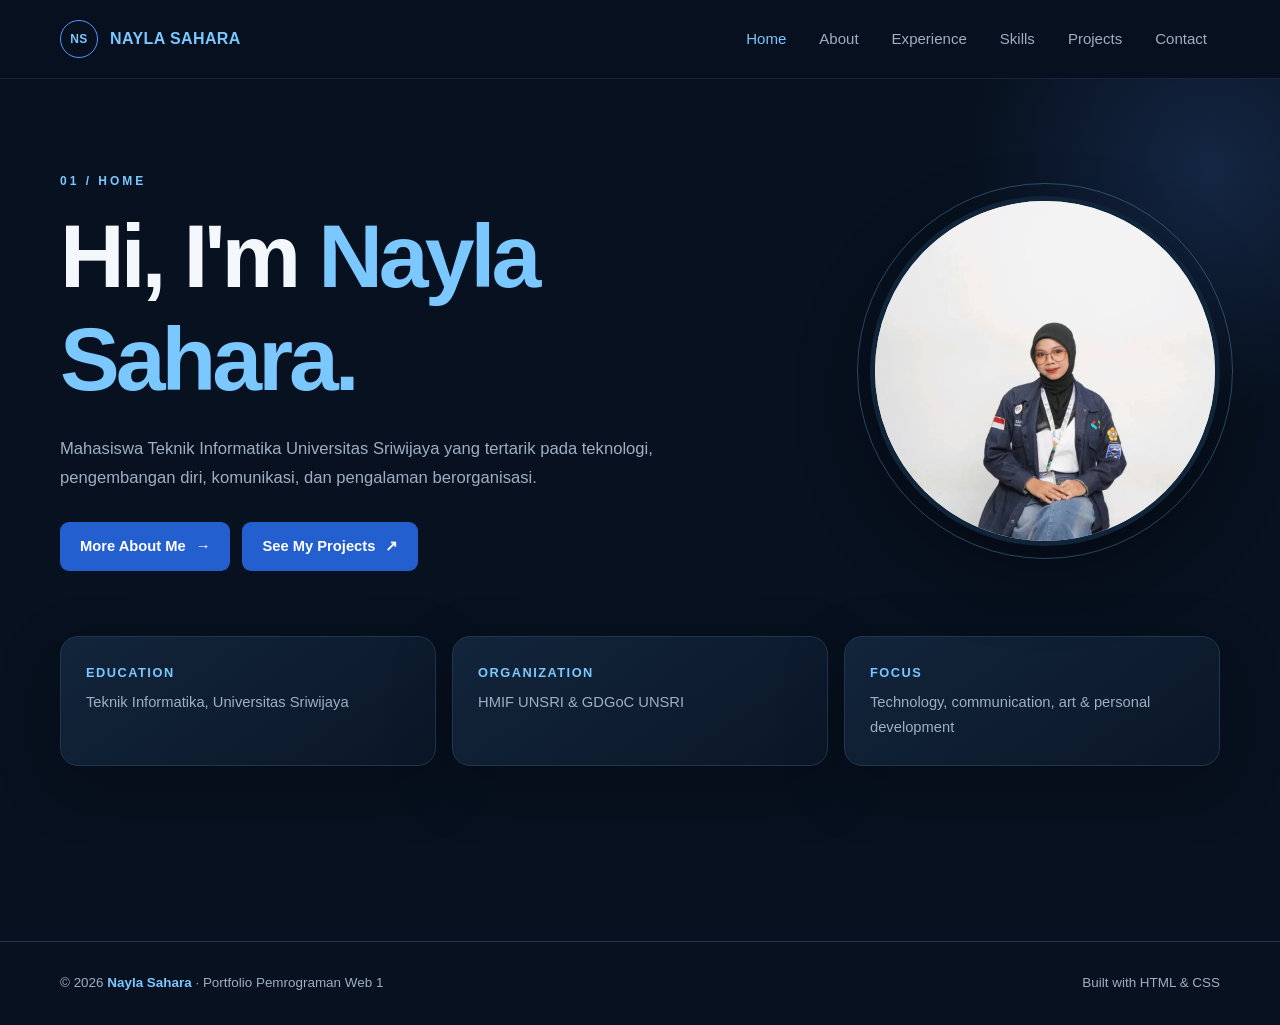
<file: index.html>
<!DOCTYPE html>
<html lang="id">
<head>
    <meta charset="UTF-8">
    <meta name="viewport" content="width=device-width, initial-scale=1.0">
    <title>Nayla Sahara | Mahasiswa Teknik Informatika</title>
    <link rel="stylesheet" href="style.css">
</head>
<body>
<header class="header">
    <nav class="navbar" aria-label="Navigasi utama">
        <a href="index.html" class="brand">
            <span class="brand-mark">NS</span>
            <span>NAYLA <span>SAHARA</span></span>
        </a>
        <ul class="nav-menu">
            <li><a class="active" href="index.html">Home</a></li>
            <li><a href="about.html">About</a></li>
            <li><a href="about.html#experience">Experience</a></li>
            <li><a href="about.html#skills">Skills</a></li>
            <li><a href="project.html">Projects</a></li>
            <li><a href="contact.html">Contact</a></li>
        </ul>
    </nav>
</header>

<main class="page">
    <section id="hero">
        <div class="container hero-grid">
            <div>
                <p class="section-label">01 / HOME</p>
                <h1 class="hero-title">Hi, I'm <span>Nayla Sahara.</span></h1>
                <p class="hero-text">
                    Mahasiswa Teknik Informatika Universitas Sriwijaya yang tertarik pada teknologi,
                    pengembangan diri, komunikasi, dan pengalaman berorganisasi.
                </p>
                <div class="hero-actions">
                    <a class="btn" href="about.html">More About Me <span>→</span></a>
                    <a class="btn" href="project.html">See My Projects <span>↗</span></a>
                </div>
            </div>

            <div class="profile-wrap" aria-label="Foto profil Nayla Sahara">
                <div class="profile-ring"></div>
                <div class="profile-photo">
                    <img src="img/profile-hd.jpg" alt="Foto profil Nayla Sahara">
                </div>
            </div>
        </div>

        <div class="container quick-grid">
            <div class="card quick-card">
                <strong>Education</strong>
                <p>Teknik Informatika, Universitas Sriwijaya</p>
            </div>
            <div class="card quick-card">
                <strong>Organization</strong>
                <p>HMIF UNSRI &amp; GDGoC UNSRI</p>
            </div>
            <div class="card quick-card">
                <strong>Focus</strong>
                <p>Technology, communication, art &amp; personal development</p>
            </div>
        </div>
    </section>
</main>

<footer class="footer">
    <div class="container footer-inner">
        <p>© 2026 <strong>Nayla Sahara</strong> · Portfolio Pemrograman Web 1</p>
        <p>Built with HTML &amp; CSS</p>
    </div>
</footer>
</body>
</html>
</file>
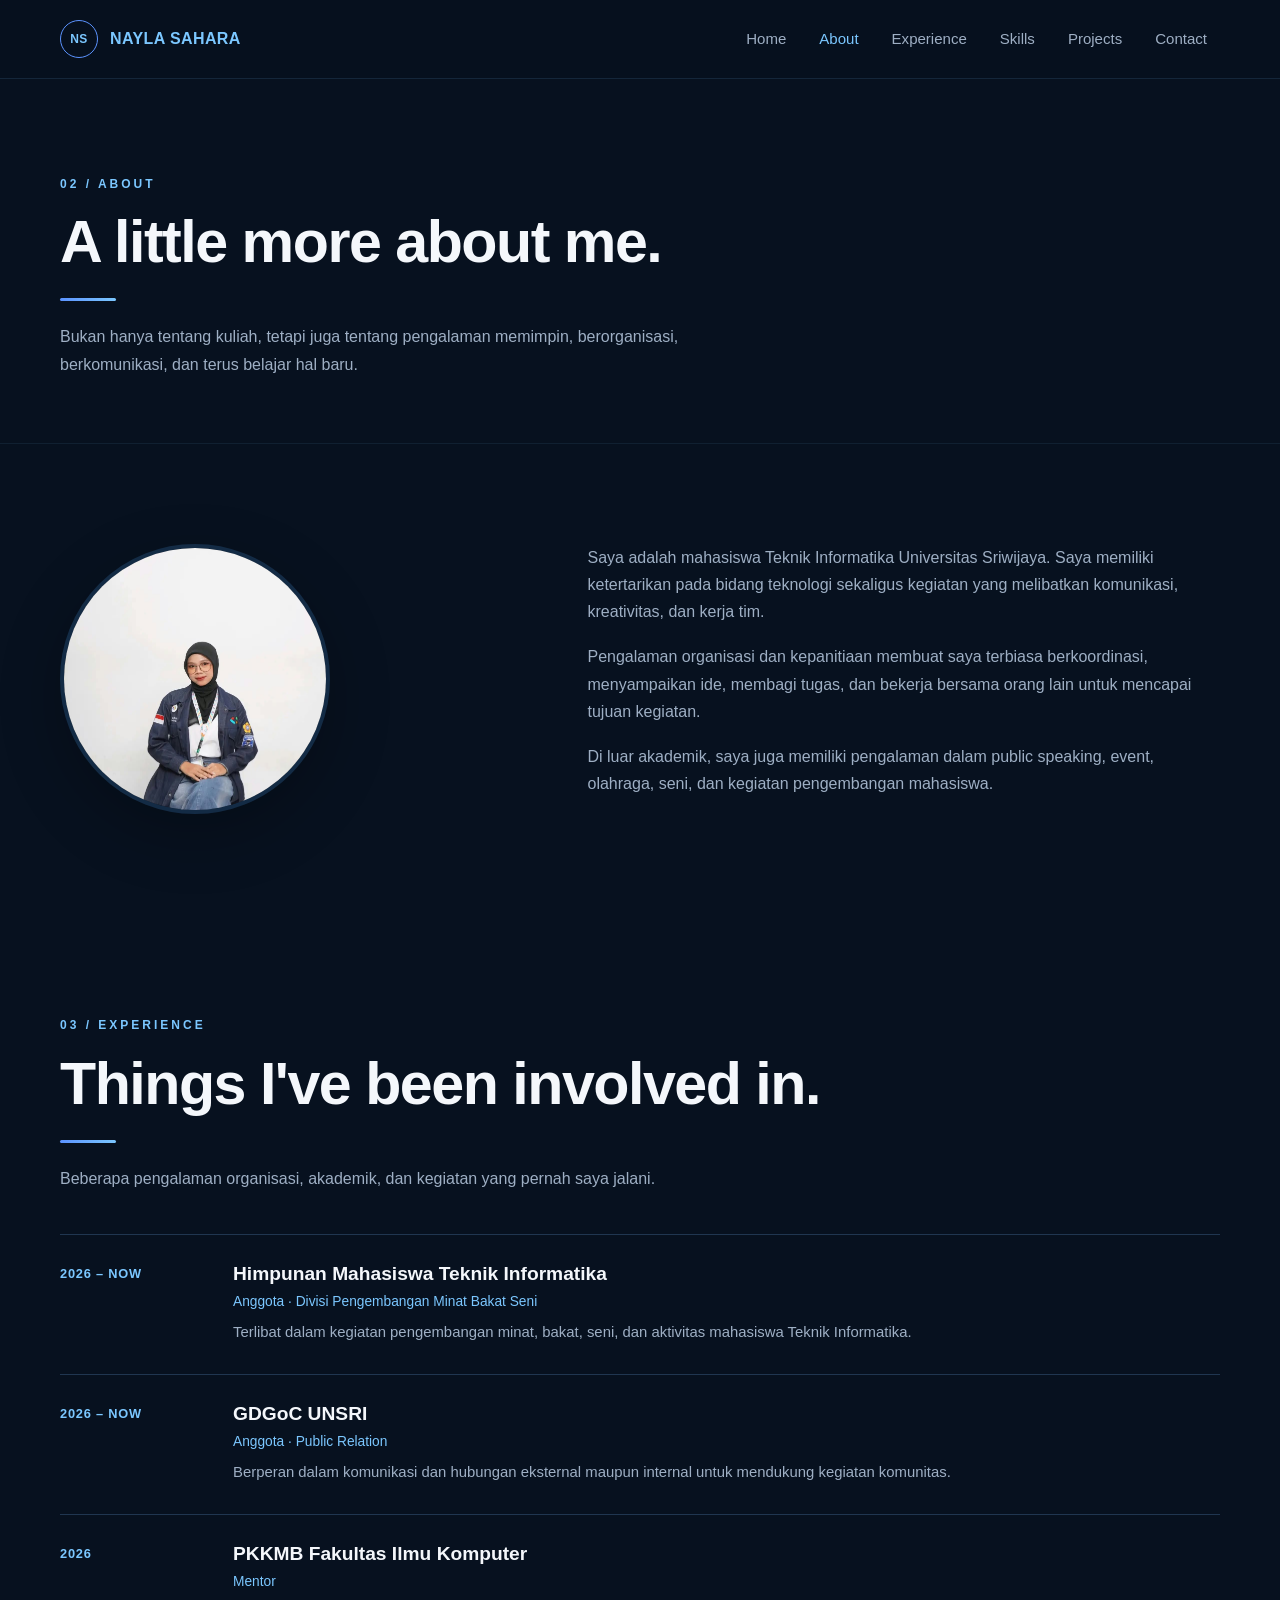
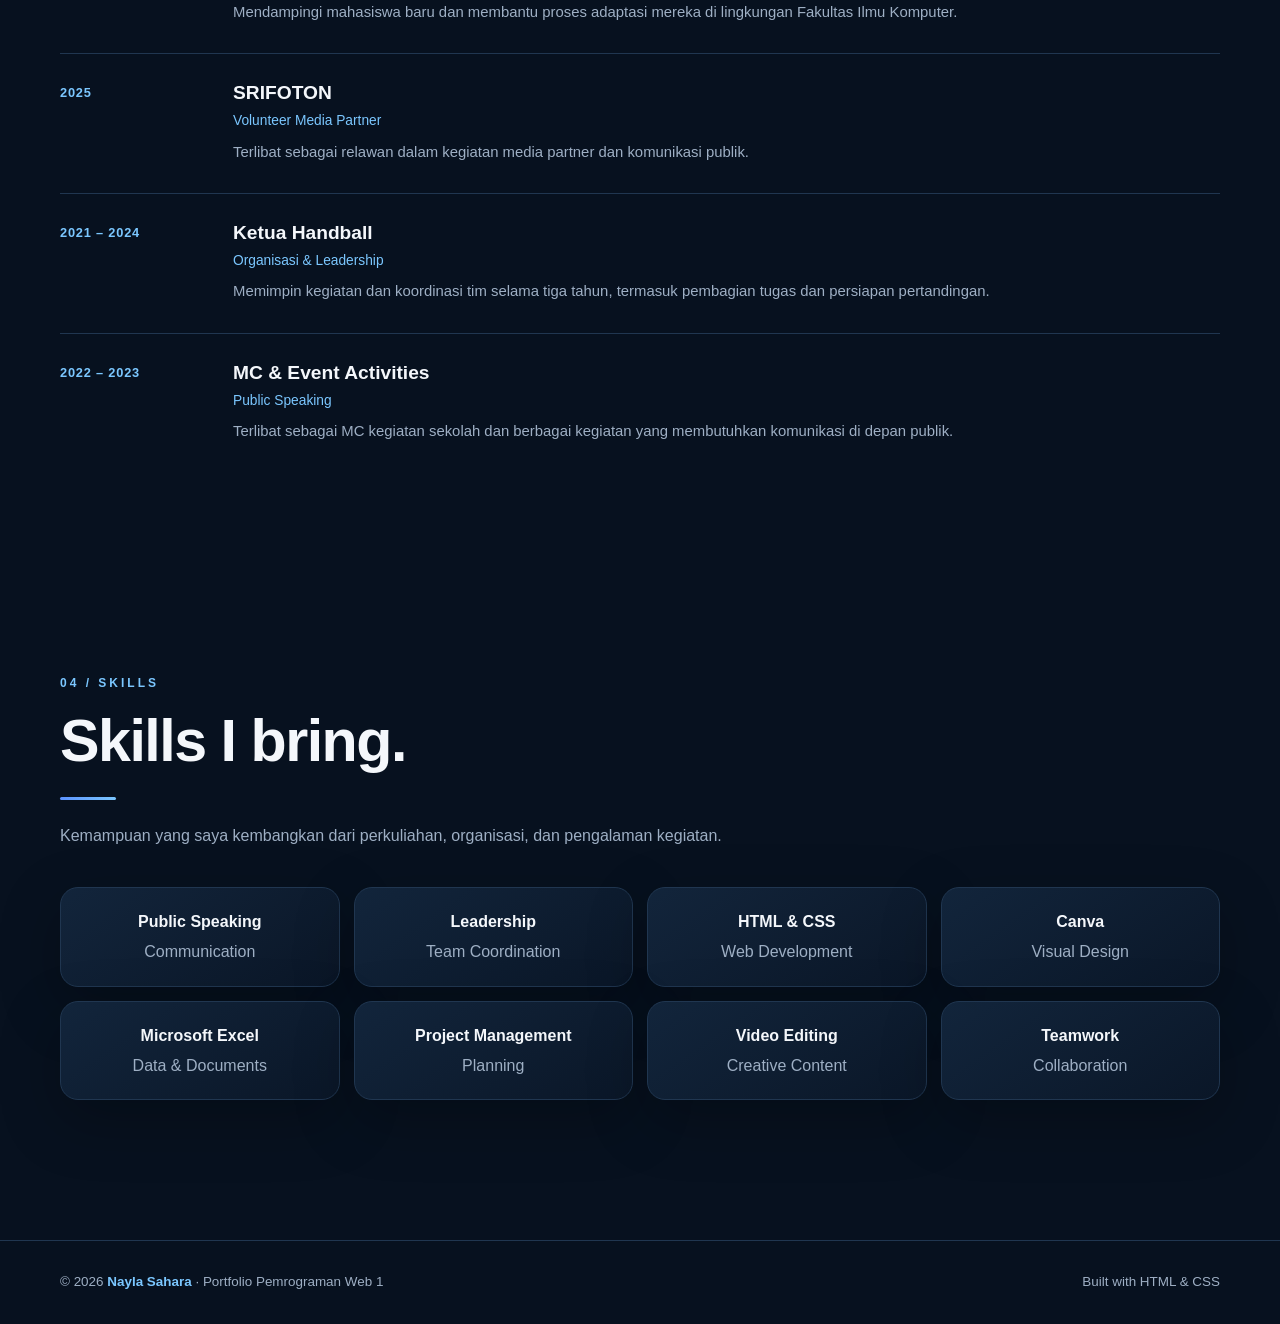
<file: about.html>
<!DOCTYPE html>
<html lang="id">
<head>
    <meta charset="UTF-8">
    <meta name="viewport" content="width=device-width, initial-scale=1.0">
    <title>About | Nayla Sahara</title>
    <link rel="stylesheet" href="style.css">
</head>
<body>
<header class="header">
    <nav class="navbar" aria-label="Navigasi utama">
        <a href="index.html" class="brand">
            <span class="brand-mark">NS</span>
            <span>NAYLA <span>SAHARA</span></span>
        </a>
        <ul class="nav-menu">
            <li><a href="index.html">Home</a></li>
            <li><a class="active" href="about.html">About</a></li>
            <li><a href="#experience">Experience</a></li>
            <li><a href="#skills">Skills</a></li>
            <li><a href="project.html">Projects</a></li>
            <li><a href="contact.html">Contact</a></li>
        </ul>
    </nav>
</header>

<main class="page">
    <section class="page-head">
        <div class="container">
            <p class="section-label">02 / ABOUT</p>
            <h1 class="section-title">A little more about me.</h1>
            <p class="section-intro">
                Bukan hanya tentang kuliah, tetapi juga tentang pengalaman memimpin, berorganisasi,
                berkomunikasi, dan terus belajar hal baru.
            </p>
        </div>
    </section>

    <section class="section">
        <div class="container about-grid">
            <div>
                <div class="about-photo">
                    <img src="img/profile-hd.jpg" alt="Foto profil Nayla Sahara dalam bentuk lingkaran">
                </div>
            </div>
            <div class="about-copy">
                <p>
                    Saya adalah mahasiswa Teknik Informatika Universitas Sriwijaya. Saya memiliki ketertarikan
                    pada bidang teknologi sekaligus kegiatan yang melibatkan komunikasi, kreativitas, dan kerja tim.
                </p>
                <p>
                    Pengalaman organisasi dan kepanitiaan membuat saya terbiasa berkoordinasi, menyampaikan ide,
                    membagi tugas, dan bekerja bersama orang lain untuk mencapai tujuan kegiatan.
                </p>
                <p>
                    Di luar akademik, saya juga memiliki pengalaman dalam public speaking, event, olahraga, seni,
                    dan kegiatan pengembangan mahasiswa.
                </p>
            </div>
        </div>
    </section>

    <section class="section" id="experience">
        <div class="container">
            <p class="section-label">03 / EXPERIENCE</p>
            <h2 class="section-title">Things I've been involved in.</h2>
            <p class="section-intro">Beberapa pengalaman organisasi, akademik, dan kegiatan yang pernah saya jalani.</p>

            <div class="experience-list">
                <article class="experience-item">
                    <div class="experience-year">2026 – NOW</div>
                    <div>
                        <h3>Himpunan Mahasiswa Teknik Informatika</h3>
                        <p class="role">Anggota · Divisi Pengembangan Minat Bakat Seni</p>
                        <p>Terlibat dalam kegiatan pengembangan minat, bakat, seni, dan aktivitas mahasiswa Teknik Informatika.</p>
                    </div>
                </article>

                <article class="experience-item">
                    <div class="experience-year">2026 – NOW</div>
                    <div>
                        <h3>GDGoC UNSRI</h3>
                        <p class="role">Anggota · Public Relation</p>
                        <p>Berperan dalam komunikasi dan hubungan eksternal maupun internal untuk mendukung kegiatan komunitas.</p>
                    </div>
                </article>

                <article class="experience-item">
                    <div class="experience-year">2026</div>
                    <div>
                        <h3>PKKMB Fakultas Ilmu Komputer</h3>
                        <p class="role">Mentor</p>
                        <p>Mendampingi mahasiswa baru dan membantu proses adaptasi mereka di lingkungan Fakultas Ilmu Komputer.</p>
                    </div>
                </article>

                <article class="experience-item">
                    <div class="experience-year">2025</div>
                    <div>
                        <h3>SRIFOTON</h3>
                        <p class="role">Volunteer Media Partner</p>
                        <p>Terlibat sebagai relawan dalam kegiatan media partner dan komunikasi publik.</p>
                    </div>
                </article>

                <article class="experience-item">
                    <div class="experience-year">2021 – 2024</div>
                    <div>
                        <h3>Ketua Handball</h3>
                        <p class="role">Organisasi &amp; Leadership</p>
                        <p>Memimpin kegiatan dan koordinasi tim selama tiga tahun, termasuk pembagian tugas dan persiapan pertandingan.</p>
                    </div>
                </article>

                <article class="experience-item">
                    <div class="experience-year">2022 – 2023</div>
                    <div>
                        <h3>MC &amp; Event Activities</h3>
                        <p class="role">Public Speaking</p>
                        <p>Terlibat sebagai MC kegiatan sekolah dan berbagai kegiatan yang membutuhkan komunikasi di depan publik.</p>
                    </div>
                </article>
            </div>
        </div>
    </section>

    <section class="section" id="skills">
        <div class="container">
            <p class="section-label">04 / SKILLS</p>
            <h2 class="section-title">Skills I bring.</h2>
            <p class="section-intro">Kemampuan yang saya kembangkan dari perkuliahan, organisasi, dan pengalaman kegiatan.</p>

            <div class="skills-grid">
                <div class="card skill"><strong>Public Speaking</strong><span>Communication</span></div>
                <div class="card skill"><strong>Leadership</strong><span>Team Coordination</span></div>
                <div class="card skill"><strong>HTML &amp; CSS</strong><span>Web Development</span></div>
                <div class="card skill"><strong>Canva</strong><span>Visual Design</span></div>
                <div class="card skill"><strong>Microsoft Excel</strong><span>Data &amp; Documents</span></div>
                <div class="card skill"><strong>Project Management</strong><span>Planning</span></div>
                <div class="card skill"><strong>Video Editing</strong><span>Creative Content</span></div>
                <div class="card skill"><strong>Teamwork</strong><span>Collaboration</span></div>
            </div>
        </div>
    </section>
</main>

<footer class="footer">
    <div class="container footer-inner">
        <p>© 2026 <strong>Nayla Sahara</strong> · Portfolio Pemrograman Web 1</p>
        <p>Built with HTML &amp; CSS</p>
    </div>
</footer>
</body>
</html>
</file>
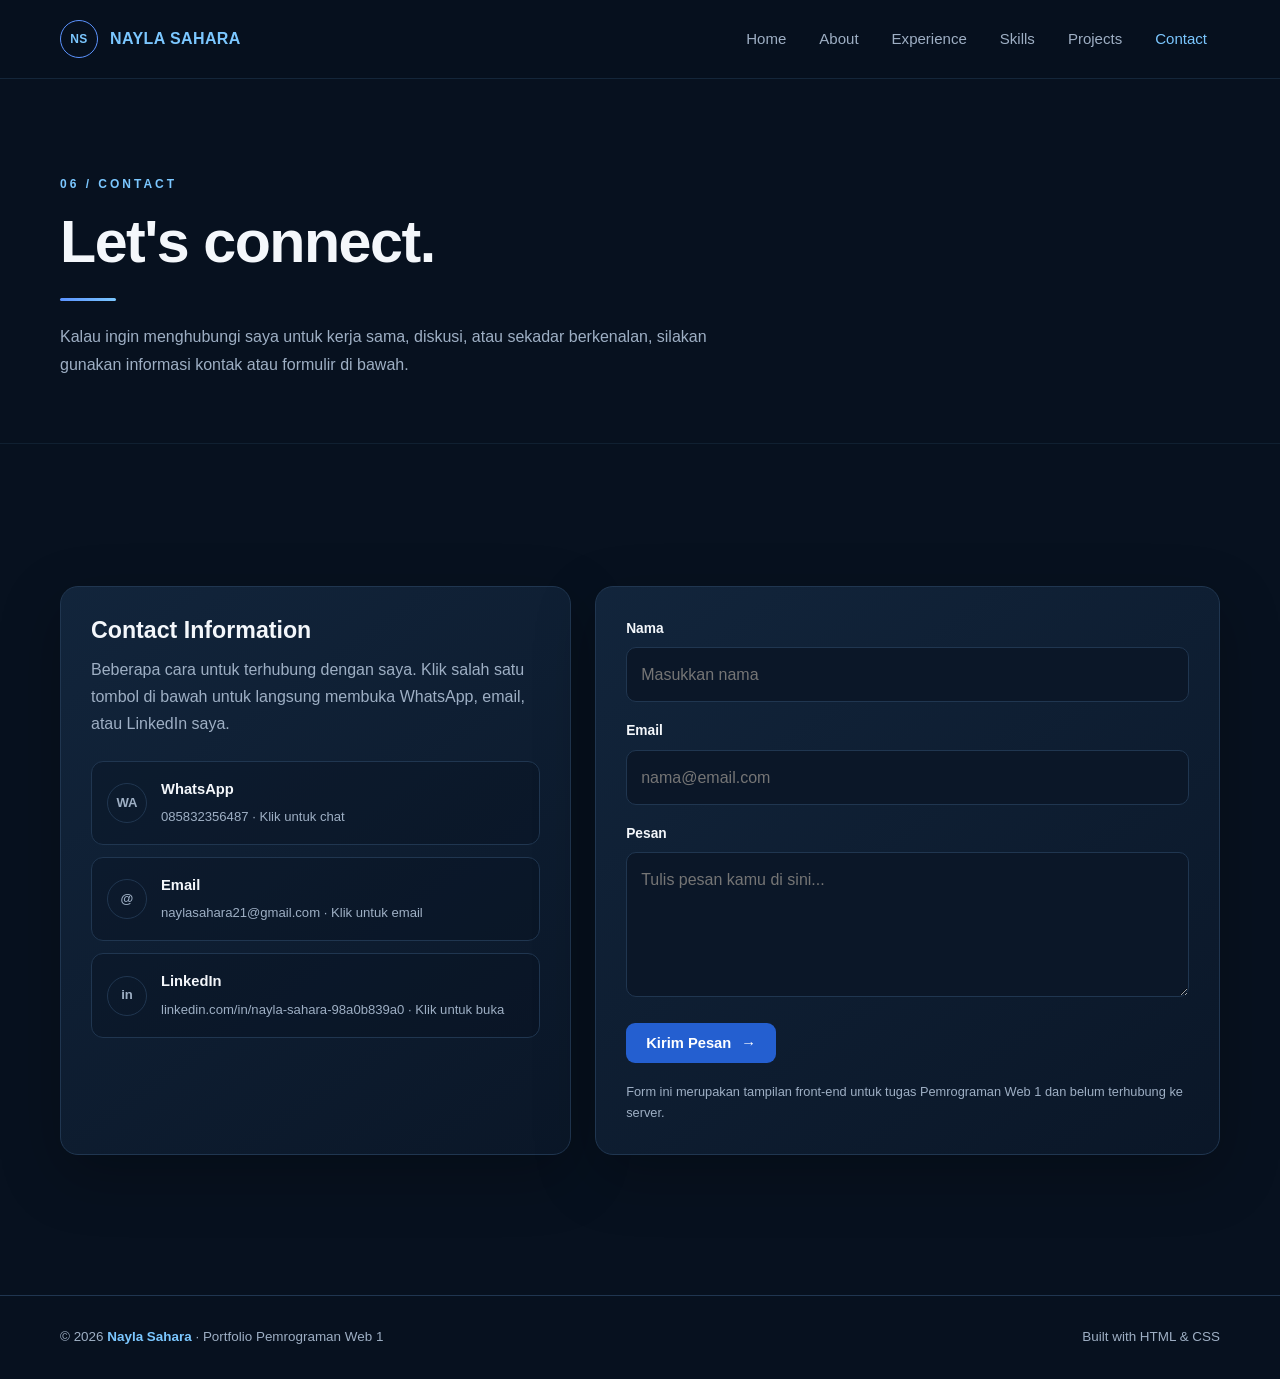
<file: contact.html>
<!DOCTYPE html>
<html lang="id">
<head>
    <meta charset="UTF-8">
    <meta name="viewport" content="width=device-width, initial-scale=1.0">
    <title>Contact | Nayla Sahara</title>
    <link rel="stylesheet" href="style.css">
</head>
<body>
<header class="header">
    <nav class="navbar" aria-label="Navigasi utama">
        <a href="index.html" class="brand">
            <span class="brand-mark">NS</span>
            <span>NAYLA <span>SAHARA</span></span>
        </a>
        <ul class="nav-menu">
            <li><a href="index.html">Home</a></li>
            <li><a href="about.html">About</a></li>
            <li><a href="about.html#experience">Experience</a></li>
            <li><a href="about.html#skills">Skills</a></li>
            <li><a href="project.html">Projects</a></li>
            <li><a class="active" href="contact.html">Contact</a></li>
        </ul>
    </nav>
</header>

<main class="page">
    <section class="page-head">
        <div class="container">
            <p class="section-label">06 / CONTACT</p>
            <h1 class="section-title">Let's connect.</h1>
            <p class="section-intro">
                Kalau ingin menghubungi saya untuk kerja sama, diskusi, atau sekadar berkenalan,
                silakan gunakan informasi kontak atau formulir di bawah.
            </p>
        </div>
    </section>

    <section class="section">
        <div class="container contact-grid">
            <div class="card contact-info">
                <h3>Contact Information</h3>
                <p>Beberapa cara untuk terhubung dengan saya. Klik salah satu tombol di bawah untuk langsung membuka WhatsApp, email, atau LinkedIn saya.</p>

                <div class="contact-list">
                    <a class="contact-item contact-link" href="https://wa.me/6285832356487" target="_blank" rel="noopener noreferrer" aria-label="Hubungi Nayla Sahara melalui WhatsApp">
                        <span class="contact-icon">WA</span>
                        <div><strong>WhatsApp</strong><span>085832356487 · Klik untuk chat</span></div>
                    </a>
                    <a class="contact-item contact-link" href="mailto:naylasahara21@gmail.com" aria-label="Kirim email ke Nayla Sahara">
                        <span class="contact-icon">@</span>
                        <div><strong>Email</strong><span>naylasahara21@gmail.com · Klik untuk email</span></div>
                    </a>
                    <a class="contact-item contact-link" href="https://www.linkedin.com/in/nayla-sahara-98a0b839a0/" target="_blank" rel="noopener noreferrer" aria-label="Buka LinkedIn Nayla Sahara">
                        <span class="contact-icon">in</span>
                        <div><strong>LinkedIn</strong><span>linkedin.com/in/nayla-sahara-98a0b839a0 · Klik untuk buka</span></div>
                    </a>
                </div>
            </div>

            <form class="card contact-form" action="#" method="post">
                <label for="name">Nama</label>
                <input id="name" name="name" type="text" placeholder="Masukkan nama" required>

                <label for="email">Email</label>
                <input id="email" name="email" type="email" placeholder="nama@email.com" required>

                <label for="message">Pesan</label>
                <textarea id="message" name="message" placeholder="Tulis pesan kamu di sini..." required></textarea>

                <button class="btn" type="submit">Kirim Pesan <span>→</span></button>
                <p class="contact-note">Form ini merupakan tampilan front-end untuk tugas Pemrograman Web 1 dan belum terhubung ke server.</p>
            </form>
        </div>
    </section>
</main>

<footer class="footer">
    <div class="container footer-inner">
        <p>© 2026 <strong>Nayla Sahara</strong> · Portfolio Pemrograman Web 1</p>
        <p>Built with HTML &amp; CSS</p>
    </div>
</footer>
</body>
</html>
</file>
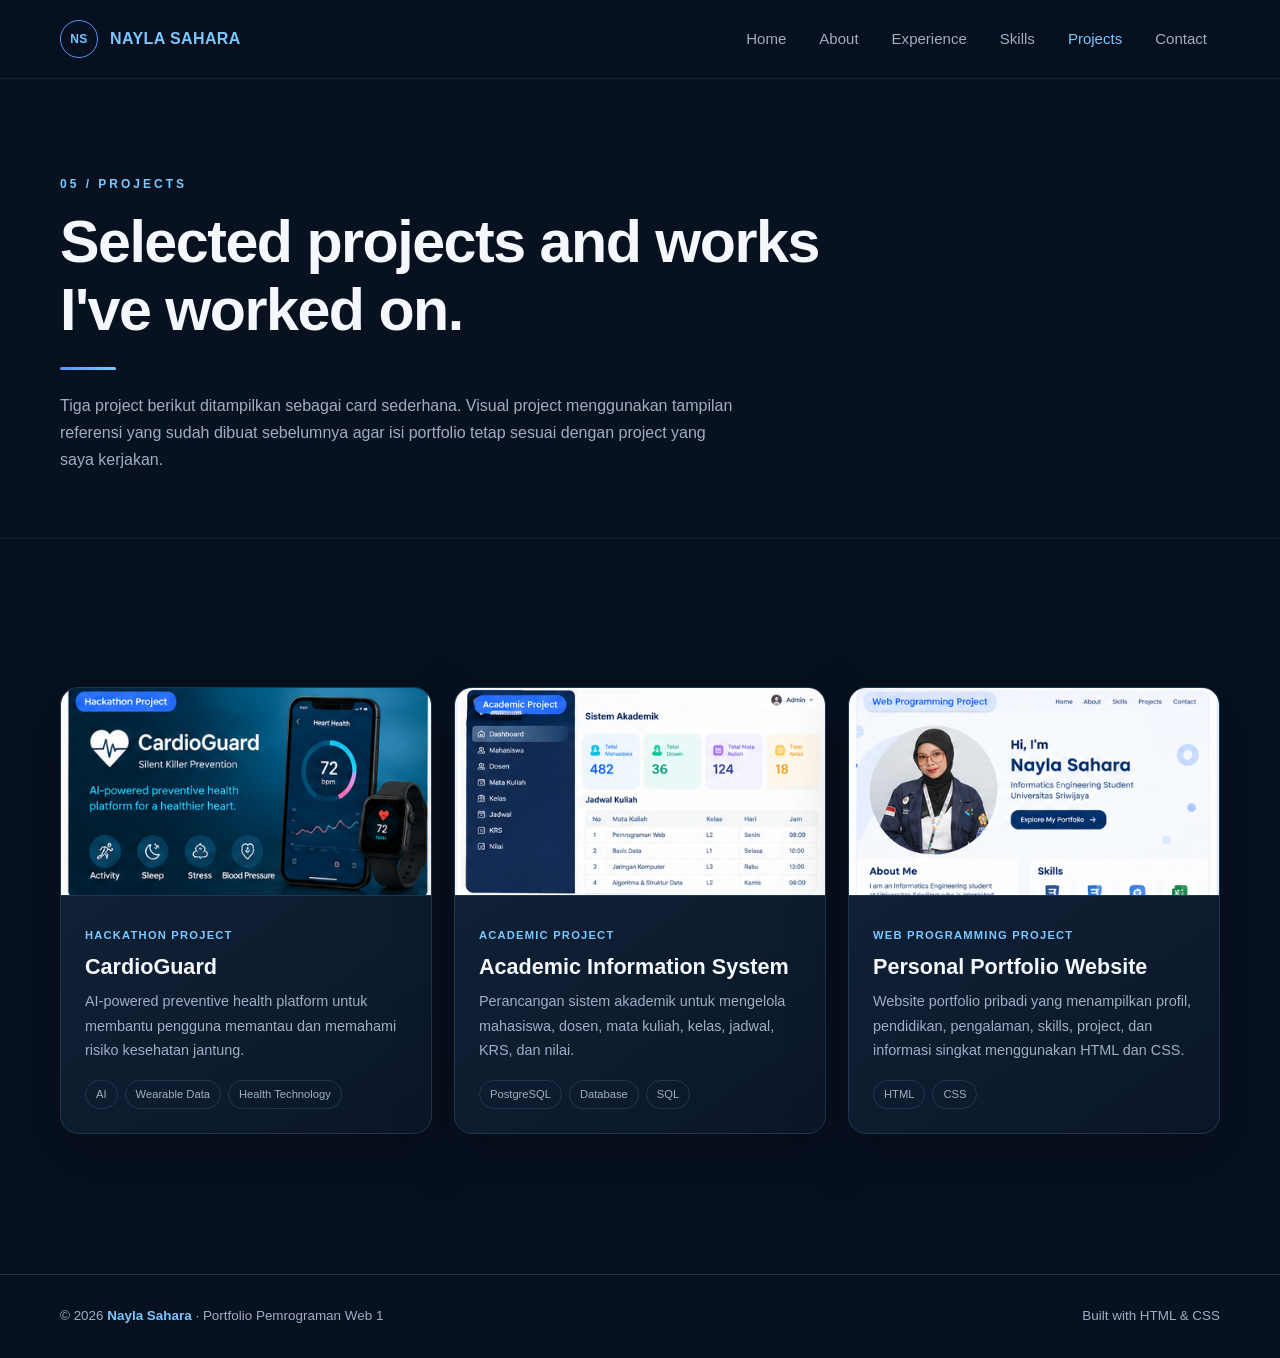
<file: project.html>
<!DOCTYPE html>
<html lang="id">
<head>
    <meta charset="UTF-8">
    <meta name="viewport" content="width=device-width, initial-scale=1.0">
    <title>Projects | Nayla Sahara</title>
    <link rel="stylesheet" href="style.css">
</head>
<body>
<header class="header">
    <nav class="navbar" aria-label="Navigasi utama">
        <a href="index.html" class="brand">
            <span class="brand-mark">NS</span>
            <span>NAYLA <span>SAHARA</span></span>
        </a>
        <ul class="nav-menu">
            <li><a href="index.html">Home</a></li>
            <li><a href="about.html">About</a></li>
            <li><a href="about.html#experience">Experience</a></li>
            <li><a href="about.html#skills">Skills</a></li>
            <li><a class="active" href="project.html">Projects</a></li>
            <li><a href="contact.html">Contact</a></li>
        </ul>
    </nav>
</header>

<main class="page">
    <section class="page-head">
        <div class="container">
            <p class="section-label">05 / PROJECTS</p>
            <h1 class="section-title">Selected projects and works I've worked on.</h1>
            <p class="section-intro">
                Tiga project berikut ditampilkan sebagai card sederhana. Visual project menggunakan tampilan
                referensi yang sudah dibuat sebelumnya agar isi portfolio tetap sesuai dengan project yang saya kerjakan.
            </p>
        </div>
    </section>

    <section class="section">
        <div class="container">
            <div class="project-grid">
                <article class="card project-card">
                    <img class="project-image" src="img/cardioguard.jpg" alt="Preview project CardioGuard">
                    <div class="project-body">
                        <span class="project-tag">Hackathon Project</span>
                        <h3>CardioGuard</h3>
                        <p>AI-powered preventive health platform untuk membantu pengguna memantau dan memahami risiko kesehatan jantung.</p>
                        <div class="tags"><span>AI</span><span>Wearable Data</span><span>Health Technology</span></div>
                    </div>
                </article>

                <article class="card project-card">
                    <img class="project-image" src="img/academic-system.jpg" alt="Preview project Academic Information System">
                    <div class="project-body">
                        <span class="project-tag">Academic Project</span>
                        <h3>Academic Information System</h3>
                        <p>Perancangan sistem akademik untuk mengelola mahasiswa, dosen, mata kuliah, kelas, jadwal, KRS, dan nilai.</p>
                        <div class="tags"><span>PostgreSQL</span><span>Database</span><span>SQL</span></div>
                    </div>
                </article>

                <article class="card project-card">
                    <img class="project-image" src="img/portfolio-preview.jpg" alt="Preview project Personal Portfolio Website">
                    <div class="project-body">
                        <span class="project-tag">Web Programming Project</span>
                        <h3>Personal Portfolio Website</h3>
                        <p>Website portfolio pribadi yang menampilkan profil, pendidikan, pengalaman, skills, project, dan informasi singkat menggunakan HTML dan CSS.</p>
                        <div class="tags"><span>HTML</span><span>CSS</span></div>
                    </div>
                </article>
            </div>
            
        </div>
    </section>
</main>

<footer class="footer">
    <div class="container footer-inner">
        <p>© 2026 <strong>Nayla Sahara</strong> · Portfolio Pemrograman Web 1</p>
        <p>Built with HTML &amp; CSS</p>
    </div>
</footer>
</body>
</html>
</file>
<file: style.css>
/* =========================================================
   NAYLA SAHARA PORTFOLIO
   External CSS for Programming Web 1 assignment
   Jenis selector yang digunakan:
   1. Element        : body, h1, p — memilih elemen berdasarkan nama tag HTML.
   2. Class          : .card, .section-title — memilih elemen berdasarkan atribut class.
   3. ID             : #hero — memilih elemen berdasarkan atribut id yang unik.
   4. Descendant     : .nav-menu a — memilih elemen a di dalam .nav-menu.
   5. Child          : .nav-menu > li > a — memilih anak langsung dari suatu elemen.
   6. Group          : h1, h2, h3 — menerapkan aturan yang sama ke beberapa selector.
   7. Pseudo-class   : .nav-menu a:hover — memilih elemen saat berada pada kondisi tertentu.
   8. Pseudo-element : .section-title::after — menata bagian tertentu dari elemen.
   9. Attribute      : img[alt] — memilih elemen berdasarkan keberadaan atribut.
   ========================================================= */

:root {
    --bg: #07111f;
    --bg-soft: #0b1728;
    --surface: #0f1e31;
    --surface-2: #13263d;
    --line: #203650;
    --text: #f4f7fb;
    --muted: #9eafc4;
    --blue: #5b93ff;
    --blue-light: #7bc7ff;
    --blue-deep: #245fd0;
    --white: #ffffff;
    --shadow: 0 20px 60px rgba(0, 0, 0, .25);
}

* {
    box-sizing: border-box;
    margin: 0;
    padding: 0;
}

html {
    scroll-behavior: smooth;
}

/* Element selector: memilih semua elemen <body> berdasarkan nama tag HTML. */
body {
    background: var(--bg);
    color: var(--text);
    font-family: "Segoe UI", Arial, sans-serif;
    line-height: 1.7;
}

a {
    color: inherit;
    text-decoration: none;
}

ul {
    list-style: none;
}

/* Attribute selector: memilih elemen <img> yang memiliki atribut alt. */
img[alt] {
    display: block;
    max-width: 100%;
}

/* ---------- Header ---------- */
.header {
    position: sticky;
    top: 0;
    z-index: 20;
    background: rgba(7, 17, 31, .92);
    border-bottom: 1px solid rgba(123, 199, 255, .12);
    backdrop-filter: blur(16px);
}

.navbar {
    width: min(1160px, calc(100% - 48px));
    margin: auto;
    min-height: 78px;
    display: flex;
    align-items: center;
    justify-content: space-between;
    gap: 30px;
}

.brand {
    display: flex;
    align-items: center;
    gap: 12px;
    font-weight: 800;
    letter-spacing: .4px;
    white-space: nowrap;
}

.brand-mark {
    width: 38px;
    height: 38px;
    border: 1px solid var(--blue);
    border-radius: 50%;
    display: grid;
    place-items: center;
    color: var(--blue-light);
    font-size: .75rem;
}

.brand span:last-child {
    color: var(--blue-light);
}

.nav-menu {
    display: flex;
    align-items: center;
    gap: 7px;
}

/* Child selector */
.nav-menu > li > a {
    display: block;
    padding: 9px 13px;
    color: var(--muted);
    font-size: .94rem;
    border-radius: 8px;
    transition: .25s ease;
}

/* Descendant selector: memilih tautan <a> yang berada di dalam .nav-menu.
   Pseudo-class :hover: menerapkan gaya saat tautan sedang diarahkan pointer. */
.nav-menu a:hover {
    color: var(--white);
    background: rgba(91, 147, 255, .12);
}

.nav-menu a.active {
    color: var(--blue-light);
}

/* ---------- Common ---------- */
.container {
    width: min(1160px, calc(100% - 48px));
    margin: auto;
}

.page {
    min-height: calc(100vh - 78px);
}

.section {
    padding: 100px 0;
}

.section-label {
    color: var(--blue-light);
    text-transform: uppercase;
    letter-spacing: 3px;
    font-size: .75rem;
    font-weight: 700;
    margin-bottom: 14px;
}

/* Group selector: satu aturan diterapkan sekaligus pada h1, h2, dan h3. */
h1, h2, h3 {
    color: var(--text);
    line-height: 1.15;
}

.section-title {
    font-size: clamp(2rem, 5vw, 3.7rem);
    max-width: 760px;
    letter-spacing: -1.5px;
}

/* Pseudo-element selector */
.section-title::after {
    content: "";
    display: block;
    width: 56px;
    height: 3px;
    margin-top: 22px;
    background: linear-gradient(90deg, var(--blue), var(--blue-light));
    border-radius: 99px;
}

.section-intro {
    max-width: 680px;
    color: var(--muted);
    margin-top: 22px;
    font-size: 1rem;
}

/* Class selector: memilih semua elemen yang memiliki class="card". */
.card {
    background: linear-gradient(145deg, rgba(19, 38, 61, .94), rgba(11, 23, 40, .94));
    border: 1px solid var(--line);
    border-radius: 18px;
    box-shadow: var(--shadow);
}

.btn {
    display: inline-flex;
    align-items: center;
    gap: 10px;
    padding: 12px 20px;
    border-radius: 9px;
    background: var(--blue-deep);
    color: var(--white);
    font-weight: 700;
    font-size: .92rem;
    transition: .25s ease;
}

.btn:hover {
    background: var(--blue);
    transform: translateY(-2px);
}

.text-blue {
    color: var(--blue-light);
}

/* ---------- Home ---------- */
/* ID selector: memilih elemen dengan id="hero". */
#hero {
    position: relative;
    overflow: hidden;
    padding: 92px 0 110px;
}

#hero::before {
    content: "";
    position: absolute;
    width: 520px;
    height: 520px;
    right: -190px;
    top: -170px;
    border-radius: 50%;
    background: radial-gradient(circle, rgba(91, 147, 255, .16), transparent 67%);
}

.hero-grid {
    position: relative;
    display: grid;
    grid-template-columns: 1.25fr .75fr;
    align-items: center;
    gap: 80px;
}

.hero-title {
    font-size: clamp(3rem, 7vw, 5.8rem);
    letter-spacing: -4px;
    max-width: 780px;
}

.hero-title span {
    color: var(--blue-light);
}

.hero-text {
    color: var(--muted);
    max-width: 650px;
    margin: 24px 0 30px;
    font-size: 1.04rem;
}

.hero-actions {
    display: flex;
    flex-wrap: wrap;
    gap: 12px;
}

.profile-wrap {
    width: 350px;
    height: 350px;
    margin-left: auto;
    position: relative;
}

.profile-ring {
    position: absolute;
    inset: -13px;
    border: 1px solid rgba(123, 199, 255, .3);
    border-radius: 50%;
}

.profile-photo {
    width: 100%;
    height: 100%;
    border-radius: 50%;
    overflow: hidden;
    border: 5px solid #10243a;
    box-shadow: 0 30px 70px rgba(0, 0, 0, .35);
    background: #dfe5eb;
}

.profile-photo img {
    width: 100%;
    height: 100%;
    object-fit: cover;
    object-position: center 43%;
}

.quick-grid {
    display: grid;
    grid-template-columns: repeat(3, 1fr);
    gap: 16px;
    margin-top: 65px;
}

.quick-card {
    padding: 25px;
}

.quick-card strong {
    display: block;
    color: var(--blue-light);
    font-size: .8rem;
    text-transform: uppercase;
    letter-spacing: 1.5px;
    margin-bottom: 6px;
}

.quick-card p {
    color: var(--muted);
    font-size: .92rem;
}

/* ---------- About / Experience ---------- */
.page-head {
    padding: 95px 0 65px;
    border-bottom: 1px solid rgba(123, 199, 255, .08);
}

.about-grid {
    display: grid;
    grid-template-columns: .85fr 1.15fr;
    gap: 60px;
    align-items: start;
}

.about-photo {
    width: 270px;
    height: 270px;
    border-radius: 50%;
    overflow: hidden;
    border: 4px solid #132b45;
    box-shadow: var(--shadow);
}

.about-photo img {
    width: 100%;
    height: 100%;
    object-fit: cover;
    object-position: center 43%;
}

.about-copy p {
    color: var(--muted);
    margin-bottom: 18px;
}

.experience-list {
    margin-top: 42px;
}

.experience-item {
    display: grid;
    grid-template-columns: 145px 1fr;
    gap: 28px;
    padding: 28px 0;
    border-top: 1px solid var(--line);
}

.experience-year {
    color: var(--blue-light);
    font-size: .8rem;
    font-weight: 700;
    letter-spacing: .8px;
}

.experience-item h3 {
    font-size: 1.2rem;
    margin-bottom: 5px;
}

.experience-item p {
    color: var(--muted);
    font-size: .93rem;
}

.role {
    color: var(--blue-light) !important;
    font-size: .86rem !important;
    margin-bottom: 7px;
}

.skills-grid {
    display: grid;
    grid-template-columns: repeat(4, 1fr);
    gap: 14px;
    margin-top: 38px;
}

.skill {
    padding: 20px;
    text-align: center;
    color: var(--muted);
}

.skill strong {
    display: block;
    color: var(--text);
    margin-bottom: 3px;
}

/* ---------- Projects ---------- */
.project-grid {
    display: grid;
    grid-template-columns: repeat(3, 1fr);
    gap: 22px;
    margin-top: 48px;
}

.project-card {
    overflow: hidden;
    transition: .25s ease;
}

.project-card:hover {
    transform: translateY(-5px);
    border-color: rgba(123, 199, 255, .45);
}

.project-image {
    width: 100%;
    aspect-ratio: 16 / 9;
    object-fit: cover;
    border-bottom: 1px solid var(--line);
    background: #0b1523;
}

.project-body {
    padding: 24px;
}

.project-tag {
    color: var(--blue-light);
    text-transform: uppercase;
    letter-spacing: 1.2px;
    font-size: .7rem;
    font-weight: 700;
}

.project-body h3 {
    margin: 8px 0 9px;
    font-size: 1.35rem;
}

.project-body p {
    color: var(--muted);
    font-size: .9rem;
}

.tags {
    display: flex;
    flex-wrap: wrap;
    gap: 7px;
    margin-top: 17px;
}

.tags span {
    border: 1px solid var(--line);
    border-radius: 999px;
    padding: 4px 10px;
    color: var(--muted);
    font-size: .7rem;
}

.project-note {
    margin-top: 28px;
    padding: 20px;
    border-left: 3px solid var(--blue);
    background: rgba(91, 147, 255, .06);
    color: var(--muted);
    border-radius: 0 10px 10px 0;
}

/* ---------- Contact ---------- */
.contact-grid {
    display: grid;
    grid-template-columns: .9fr 1.1fr;
    gap: 24px;
    margin-top: 42px;
    align-items: stretch;
}

.contact-info {
    padding: 30px;
}

.contact-info h3 {
    margin-bottom: 12px;
    font-size: 1.45rem;
}

.contact-info p {
    color: var(--muted);
    margin-bottom: 24px;
}

.contact-list {
    display: grid;
    gap: 12px;
}

.contact-item {
    display: flex;
    align-items: center;
    gap: 14px;
    padding: 15px;
    border: 1px solid var(--line);
    border-radius: 12px;
    background: rgba(7, 17, 31, .35);
}

.contact-link {
    color: inherit;
    text-decoration: none;
    transition: .25s ease;
}

.contact-link:hover {
    border-color: rgba(123, 199, 255, .45);
    background: rgba(91, 147, 255, .08);
    transform: translateY(-2px);
}

.contact-icon {
    width: 40px;
    height: 40px;
    border-radius: 50%;
    display: grid;
    place-items: center;
    color: var(--blue-light);
    border: 1px solid var(--line);
    font-weight: 800;
    flex: 0 0 40px;
}

.contact-item strong {
    display: block;
    color: var(--text);
    font-size: .92rem;
}

.contact-item span {
    color: var(--muted);
    font-size: .82rem;
}

.contact-form {
    padding: 30px;
}

.contact-form label {
    display: block;
    margin-bottom: 7px;
    color: var(--text);
    font-size: .86rem;
    font-weight: 600;
}

.contact-form input,
.contact-form textarea {
    width: 100%;
    border: 1px solid var(--line);
    border-radius: 10px;
    padding: 13px 14px;
    margin-bottom: 17px;
    background: #0b1728;
    color: var(--text);
    font: inherit;
    outline: none;
    transition: .25s ease;
}

.contact-form input:focus,
.contact-form textarea:focus {
    border-color: var(--blue);
    box-shadow: 0 0 0 3px rgba(91, 147, 255, .10);
}

.contact-form textarea {
    min-height: 145px;
    resize: vertical;
}

.contact-form button {
    border: 0;
    cursor: pointer;
}

.contact-note {
    margin-top: 18px;
    color: var(--muted);
    font-size: .8rem;
}

/* ---------- Footer ---------- */
.footer {
    border-top: 1px solid var(--line);
    padding: 30px 0;
    margin-top: 40px;
}

.footer-inner {
    display: flex;
    align-items: center;
    justify-content: space-between;
    gap: 20px;
}

.footer p {
    color: var(--muted);
    font-size: .84rem;
}

.footer strong {
    color: var(--blue-light);
}

/* ---------- Responsive ---------- */
@media (max-width: 900px) {
    .hero-grid,
    .about-grid {
        grid-template-columns: 1fr;
    }

    .profile-wrap {
        margin: 20px auto 0;
    }

    .project-grid {
        grid-template-columns: 1fr;
    }

    .contact-grid {
        grid-template-columns: 1fr;
    }

    .skills-grid,
    .quick-grid {
        grid-template-columns: repeat(2, 1fr);
    }
}

@media (max-width: 650px) {
    .navbar {
        width: min(100% - 28px, 1160px);
        min-height: 70px;
    }

    .brand {
        font-size: .85rem;
    }

    .brand-mark {
        width: 32px;
        height: 32px;
    }

    .nav-menu {
        gap: 0;
    }

    .nav-menu > li > a {
        padding: 7px;
        font-size: .76rem;
    }

    .container {
        width: min(100% - 28px, 1160px);
    }

    .section {
        padding: 72px 0;
    }

    .hero-title {
        letter-spacing: -2px;
    }

    .profile-wrap {
        width: 280px;
        height: 280px;
    }

    .experience-item {
        grid-template-columns: 1fr;
        gap: 7px;
    }

    .skills-grid,
    .quick-grid {
        grid-template-columns: 1fr;
    }

    .footer-inner {
        align-items: flex-start;
        flex-direction: column;
    }
}
</file>
